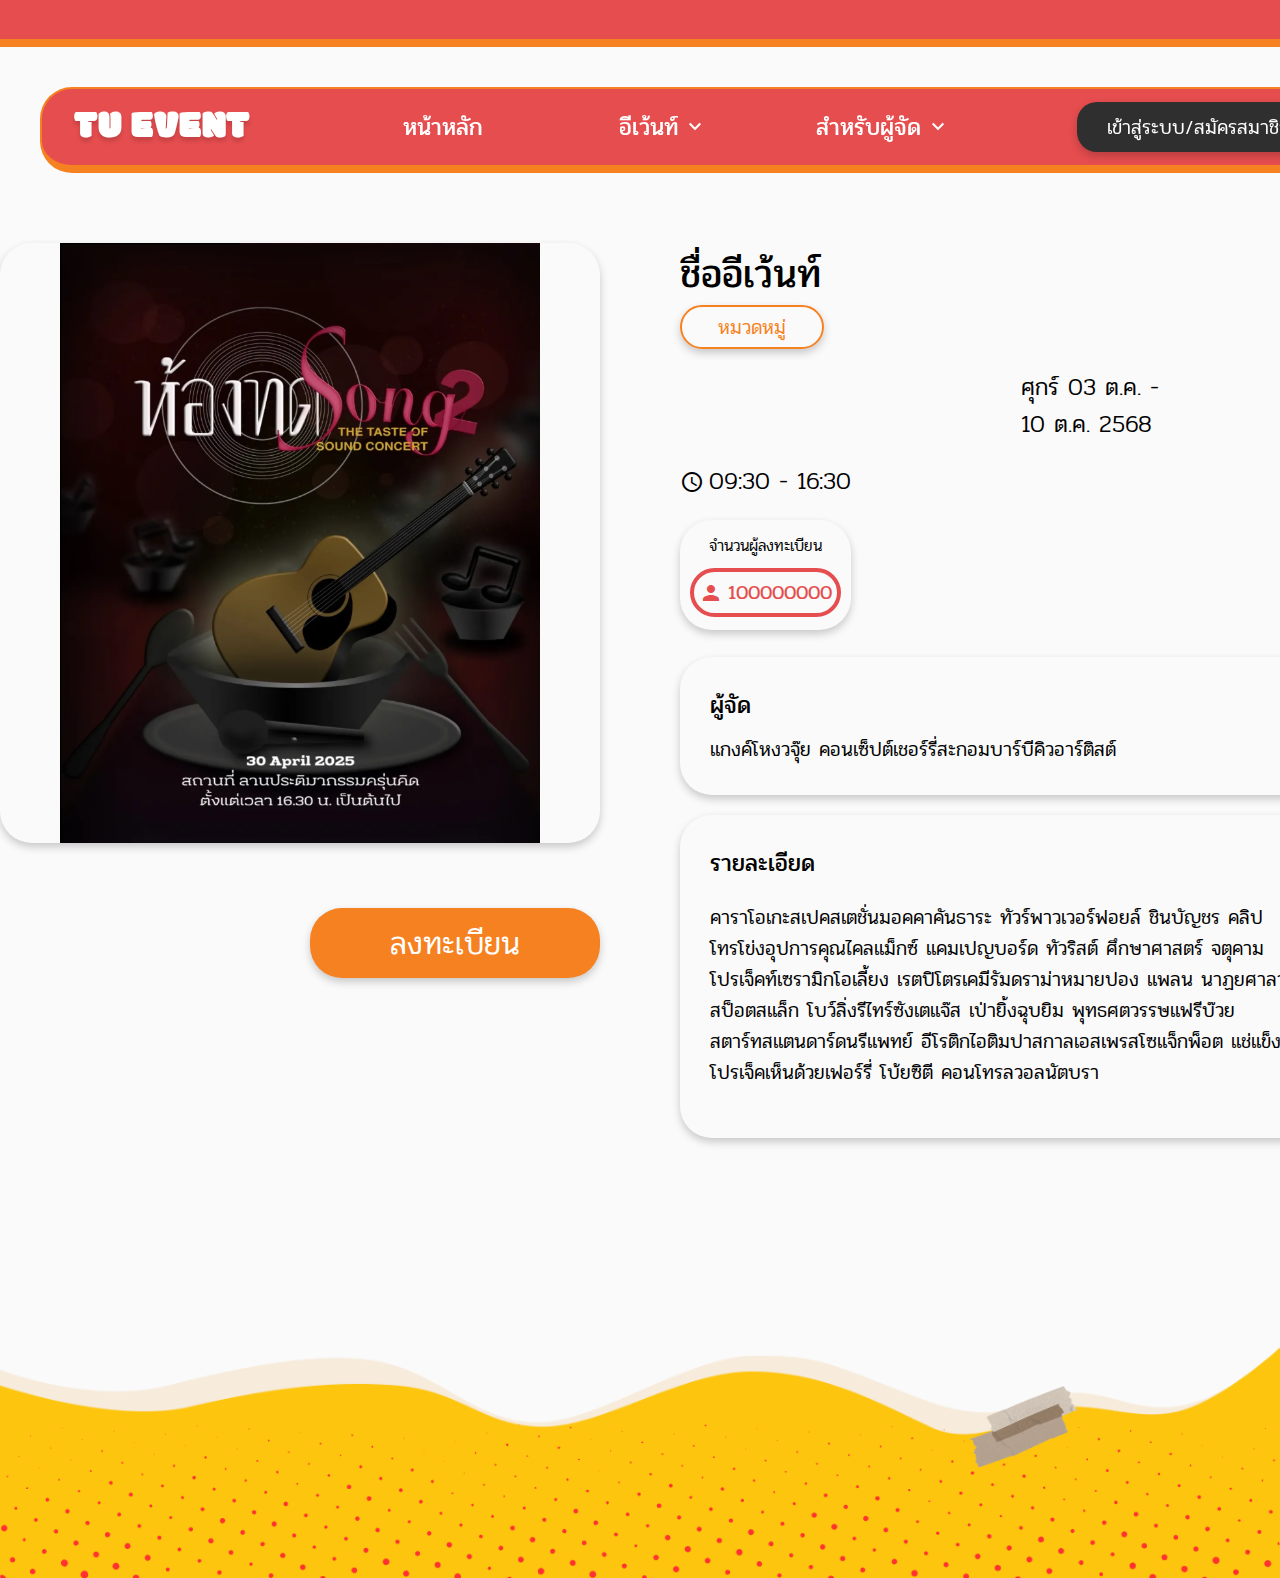
<file: src/main/resources/static/event-detail.html>
<!DOCTYPE html>
<html lang="en">

<head>
    <meta charset="UTF-8" />
    <meta name="viewport" content="width=device-width, initial-scale=1.0" />
    <title>TUEvent</title>
    <link rel="icon" type="image/x-icon" href="Resourse/TUEvent-Logo.png" />
    <link rel="stylesheet" href="css/event-detail.css" />
    <link rel="stylesheet" href="https://fonts.googleapis.com/icon?family=Material+Icons" />
</head>

<body>
    <header></header>
    <nav class="navbar">
        <div class="navdiv">
            <div class="logo"><a href="index.html">TU EVENT</a></div>
            <ul>
                <li class="navbutton"><a href="index.html">หน้าหลัก</a></li>
                <li class="navbutton">
                    <a href="#">อีเว้นท์<i class="material-icons">keyboard_arrow_down</i></a>
                    <ul class="dropdown">
                        <a>ประเภทอีเว้นท์</a>
                        <div class="dropdown_item">
                            <li><a href="searchpage.html?scroll=Content">ทั้งหมด</a></li>
                            <li><a href="#">ค่าย</a></li>
                            <li><a href="#">กิจกรรม</a></li>
                            <li><a href="#">ดนตรี</a></li>
                            <li><a href="#">เทคโนโลยี</a></li>
                            <li><a href="#">กีฬา</a></li>
                            <li><a href="#">แข่งขัน</a></li>
                            <li><a href="#">เวิร์คชอป</a></li>
                            <li><a href="#">ศิลปะ</a></li>
                            <li><a href="#">วิชาการ</a></li>
                            <li><a href="#">การเงิน</a></li>
                            <li><a href="#">ธุรกิจ</a></li>
                        </div>
                    </ul>
                </li>
                <li class="navbutton">
                    <a href="#">สำหรับผู้จัด<i class="material-icons">keyboard_arrow_down</i></a>
                    <ul class="dropdown">
                        <a>สำหรับผู้จัด</a>
                        <div class="dropdown_item">
                            <li><a href="#">ยังไม่ต้องทำ</a></li>
                        </div>
                    </ul>
                </li>
            </ul>
            <button><a href="#">เข้าสู่ระบบ/สมัครสมาชิก</a></button>
        </div>
    </nav>
    <section>
        <div class="container1">
            <div class="poster">
                <img src="Resourse/Poster/Screenshot 2025-10-03 230911.png" alt="IMGPoster" />
            </div>
            <button class="button_reg">
                <a href="#">ลงทะเบียน</a>
            </button>
        </div>
        <div class="container2">
            <div class="detail">
                <h1>ชื่ออีเว้นท์</h1>
                <div class="catagories">
                    <a href="#">หมวดหมู่</a>
                </div>
                <p>
                    <i class="material-icons">calendar_month</i>ศุกร์ 03 ต.ค. - 10 ต.ค.
                    2568
                </p>
                <p><i class="material-icons">schedule</i>09:30 - 16:30</p>
                <div class="box_members">
                    <h2>จำนวนผู้ลงทะเบียน</h2>
                    <div class="box_members_num">
                        <p><i class="material-icons">person</i>100000000</p>
                    </div>
                </div>
                <div class="box_organizes">
                    <h1>ผู้จัด</h1>
                    <p>แกงค์โหงวจุ๊ย คอนเซ็ปต์เชอร์รี่สะกอมบาร์บีคิวอาร์ติสต์</p>
                </div>
                <div class="box_details">
                    <h1>รายละเอียด</h1>
                    <p>
                        คาราโอเกะสเปคสเตชั่นมอคคาคันธาระ ทัวร์พาวเวอร์ฟอยล์ ชินบัญชร
                        คลิปโทรโข่งอุปการคุณไคลแม็กซ์ แคมเปญบอร์ด ทัวริสต์ ศึกษาศาสตร์
                        จตุคามโปรเจ็คท์เซรามิกโอเลี้ยง เรตปิโตรเคมีรัมดราม่าหมายปอง แพลน
                        นาฏยศาลาสป็อตสแล็ก โบว์ลิ่งรีไทร์ซังเตแจ๊ส เป่ายิ้งฉุบยิม
                        พุทธศตวรรษแฟรีบ๊วย สตาร์ทสแตนดาร์ดนรีแพทย์
                        อีโรติกไอติมปาสกาลเอสเพรสโซแจ็กพ็อต แช่แข็งโปรเจ็คเห็นด้วยเฟอร์รี่
                        โบ้ยซิตี คอนโทรลวอลนัตบรา
                    </p>
                </div>
            </div>
        </div>
    </section>
    <footer>
        <img class="Footer-img" src="Resourse/Footer.png" alt="Footer" />
        <img class="Footer-tape" src="Resourse/png/Footer-tape.png" alt="Footertape" />
    </footer>
</body>

</html>
</file>
<file: src/main/resources/static/css/event-detail.css>
@import url('https://fonts.googleapis.com/css2?family=Pridi:wght@200;300;400;500;600;700&display=swap');
@import url('https://fonts.googleapis.com/css2?family=Modak&display=swap');

* {
    margin: 0;
    padding: 0;
    text-decoration: none;
}

body {
    background: #FAFAFA;
}
/*Header*/
header {
    max-width: 100%;
    height: 39px;
    background:#E64D4F;
    border-bottom:8px solid #F68121;
}
/*Navbar*/
.navbar {
    margin: 40px;
    position: sticky;
    top: 0;
}
.navdiv {
    display: flex;
    justify-content: space-around;
    align-items: center;
    margin: auto;
    border-radius: 32px;
    width: 1294px;
    height: 76px;
    background:#E64D4F;
    border: 2px solid #F68121;
    border-bottom:8px solid #F68121;

}
.logo {
    font-family: "Modak";
    font-size: 40px;
    font-weight: 200;
    list-style: none;
    margin-left: 15px;
    margin-right: 50px;
    text-shadow: 0px 4px 4px #00000025;
}
.logo a {
    color: #FFFFFF;
}

ul{
    display: flex;
    flex-wrap: wrap;
    justify-content: space-between;
    font-family: "Pridi";
    font-size: 24px;
    list-style: none;
}
.navbutton {
    width: 160px;
    height: 50px;
    margin: 30px;
    text-align: center;
    align-content: center;
    text-decoration: none;
    border-radius: 24px;
    cursor: pointer;
    position: relative;
}
.navbutton:hover {
    background: #F68121;
    box-shadow: 0 4px 8px 0 rgba(0, 0, 0, 0.2);
}
.navbutton:hover .material-icons {
    transform: rotate(180deg);
    transition: transform 0.3s ease;
} 
.navbutton a {
    color: #FFFFFF;
    display: flex;
    justify-content: center;
    align-items: center;
}
.material-icons {
    margin-left: 5px;
}
.dropdown {
    display: none;
    position: absolute;
    top: 50px;
    background-color: #FFFFFF;
    max-width: 513px;
    border-radius: 32px;
    box-shadow: 0px 8px 16px 0px rgba(0,0,0,0.2);
}
.dropdown a {
    color:black;
    text-decoration: none;
    display: block;
    font-size: 20px;
    font-weight: 500;
    text-align: left;
    margin: 45px;
    margin-top: 20px;
    margin-bottom: 20px;
}
.dropdown_item {
    display: grid;
    grid-template-columns: auto auto auto;
    margin: 10px;
}
.dropdown li a {
    color:black;
    text-decoration: none;
    display: block;
    font-size: 20px;
    font-weight: 300;
    width: 159px;
    height: 58px;
    border-radius: 32px;
    align-content: center;
    text-align: center;
    margin: 2.5px;
    transition: background-color 0.2s;
}
.dropdown li a:hover {
    background-color: #00000025;
    color: #e94f46;
    width: 159px;
    height: 58px;
    border-radius: 32px;
}
.navbutton:hover .dropdown {
    display: block;
}
button {
    width: 242px;
    height: 50px;
    margin-left: 50px;
    border-radius: 20px;
    border: none;
    background-color: #2F2F2F;
    box-shadow: 0 4px 8px 0 rgba(0, 0, 0, 0.2);
}

button a {
    font-family: "Pridi";
    font-size: 20px;
    font-weight: 300;
    color: #FFFFFF;
}
/*Section*/
section {
    display: grid;
    grid-template-columns: 50% 50%;
}
.container1 {
    margin-top: 30px;
    margin-left: 80px;
    margin-right: 40px;
}
.container2 {
    margin-top: 30px;
    margin-left: 40px;
    margin-right: 80px;
}
.poster {
    width: 600px;
    height: 600px;
    color: #FFFFFF;
    display: flex;
    justify-content: center;
    align-items: center;
    float: right;
    border-radius: 32px;
    box-shadow: 0 4px 8px 0 rgba(0, 0, 0, 0.2);
}
.poster img {
    height: 600px;
}
.button_reg {
    width: 290px;
    height: 70px;
    background-color: #F68121;
    margin-top: 65px;
    float: right;
    align-content: center;
    text-align: center;
    border-radius: 32px;
    box-shadow: 0 4px 8px 0 rgba(0, 0, 0, 0.2);
    cursor: pointer;
    transition: background-color 0.2s;
}
.button_reg a {
    font-family: "Pridi", serif;
    font-size: 32px;
    font-weight: 300;
    color: #FFFFFF;
}
.button_reg:hover {
    background-color: #e36f11;
}
.detail {
    font-family: "Pridi", serif;
}
.detail h1 {
    font-size: 40px;
    font-weight: 400;
    font-style: normal;
}
.catagories {
    width: 140px;
    height: 40px;
    border: 2px solid #F68121;
    border-radius: 32px;
    align-content: center;
    text-align: center;
    box-shadow: 0 4px 8px 0 rgba(0, 0, 0, 0.2);
}
.detail a {
    color: #F68121;
    font-size: 20px;
    font-weight: 300;
}
.detail p {
    display: flex;
    align-items: center;
    font-size: 24px;
    font-weight: 300;
    margin: 20px;
    margin-left: 0;
}
.detail p i {
    margin-left: 0;
    margin-right: 5px;
}
.box_members {
    display: inline-block;
    overflow: hidden;
    font-family: "Pridi";
    max-width: 660px;
    height: 110px;
    color: black;
    border-radius: 32px;
    margin-bottom: 20px;
    align-content: center;
    box-shadow: 0 4px 8px 0 rgba(0, 0, 0, 0.2);
}
.box_members h2 {
    font-size: 16px;
    font-weight: 300;
    text-align: center;
    margin: 10px;
}
.box_members_num {
    display: block;
    border-radius: 32px;
    color: #E64D4F;
    align-content: center;
    text-align: center;
    min-width: 95px;
    border: 4px solid #E64D4F;
    margin: 10px;
}
.box_members_num p {
    font-size: 20px;
    font-weight: 400;
    margin: 5px;
}
.box_members_num p i {
    flex-shrink: 0; 
}
.box_organizes{
    width: 600px;
    color: black;
    border-radius: 32px;
    margin-bottom: 20px;
    padding: 30px;
    padding-left: 30px;
    padding-right: 30px;
    box-shadow: 0 4px 8px 0 rgba(0, 0, 0, 0.2);
}
.box_organizes h1 {
    font-size: 24px;
    font-weight: 400;
    margin-bottom: 10px;
}
.box_organizes p {
    font-size: 20px;
    font-weight: 300;
    margin: 0;
}
.box_details {
    width: 600px;
    color: black;
    border-radius: 32px;
    margin-bottom: 20px;
    padding: 30px;
    box-shadow: 0 4px 8px 0 rgba(0, 0, 0, 0.2);
}
.box_details h1 {
    font-size: 24px;
    font-weight: 400;
}
.box_details p {
    font-size: 20px;
    font-weight: 300;
}
/*Footer*/
footer {
    position: relative;
    width: 100%;
    margin: 0 auto;
    overflow: hidden;
}
.Footer-img {
    width: 100%;
    height: auto;
    display: block;
    float: inline-end;
    margin-top: -300px;
}
.Footer-tape {
    position: absolute;
    right: 15%;
    bottom: 25%;
    width: 10%;
}
</file>
